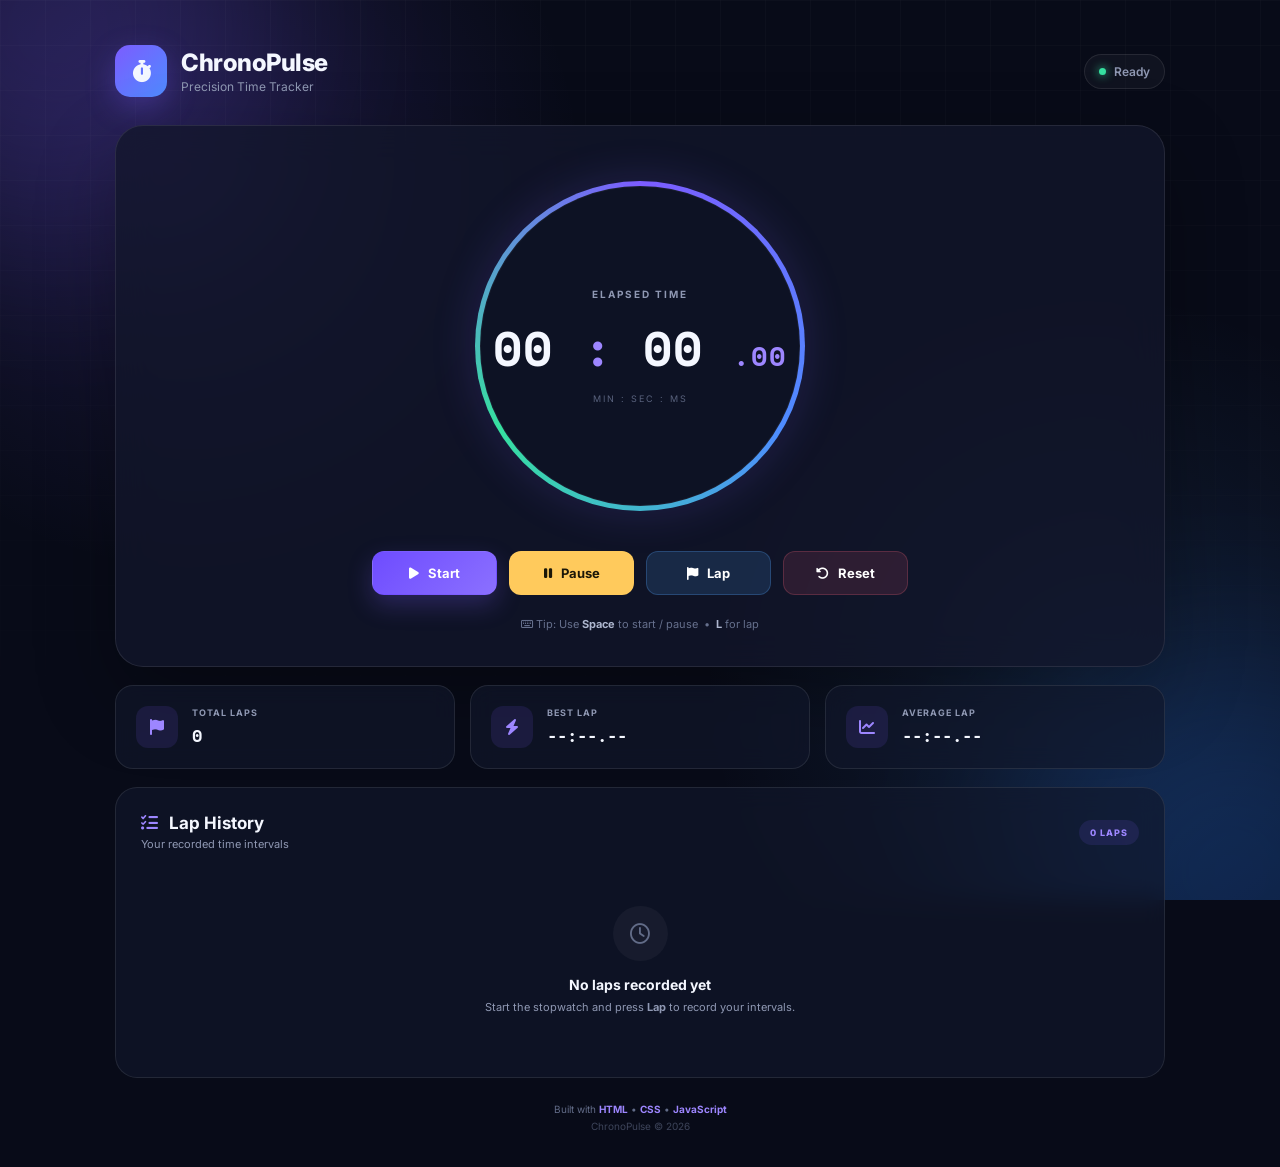
<file: index.html>
<!DOCTYPE html>
<html lang="en">
<head>
    <meta charset="UTF-8">
    <meta name="viewport" content="width=device-width, initial-scale=1.0">

    <title>ChronoPulse | Precision Stopwatch</title>

    <!-- Google Fonts -->
    <link rel="preconnect" href="https://fonts.googleapis.com">
    <link rel="preconnect" href="https://fonts.gstatic.com" crossorigin>
    <link href="https://fonts.googleapis.com/css2?family=Inter:wght@400;500;600;700;800&family=Space+Mono:wght@400;700&display=swap" rel="stylesheet">

    <!-- Font Awesome Icons -->
    <link rel="stylesheet" href="https://cdnjs.cloudflare.com/ajax/libs/font-awesome/6.5.2/css/all.min.css">

    <!-- CSS -->
    <link rel="stylesheet" href="style.css">
</head>

<body>

    <!-- Animated Background -->
    <div class="background">
        <div class="glow glow-one"></div>
        <div class="glow glow-two"></div>
        <div class="grid"></div>
    </div>


    <!-- Main Application -->
    <main class="app-container">

        <!-- Header -->
        <header class="app-header">
            <div class="brand">
                <div class="brand-icon">
                    <i class="fa-solid fa-stopwatch"></i>
                </div>

                <div>
                    <h1>ChronoPulse</h1>
                    <p>Precision Time Tracker</p>
                </div>
            </div>

            <div class="status">
                <span class="status-dot"></span>
                <span id="statusText">Ready</span>
            </div>
        </header>


        <!-- Stopwatch Card -->
        <section class="stopwatch-card">

            <div class="timer-ring">

                <div class="ring-inner">

                    <span class="timer-label">ELAPSED TIME</span>

                    <div class="time-display">
                        <span id="minutes">00</span>
                        <span class="colon">:</span>
                        <span id="seconds">00</span>
                        <span class="milliseconds">.<span id="milliseconds">00</span></span>
                    </div>

                    <span class="timer-subtitle">MIN : SEC : MS</span>

                </div>

            </div>


            <!-- Main Controls -->
            <div class="controls">

                <button id="startBtn" class="control-btn start-btn">
                    <i class="fa-solid fa-play"></i>
                    <span>Start</span>
                </button>

                <button id="pauseBtn" class="control-btn pause-btn">
                    <i class="fa-solid fa-pause"></i>
                    <span>Pause</span>
                </button>

                <button id="lapBtn" class="control-btn lap-btn">
                    <i class="fa-solid fa-flag"></i>
                    <span>Lap</span>
                </button>

                <button id="resetBtn" class="control-btn reset-btn">
                    <i class="fa-solid fa-rotate-left"></i>
                    <span>Reset</span>
                </button>

            </div>


            <!-- Keyboard Hint -->
            <p class="keyboard-hint">
                <i class="fa-regular fa-keyboard"></i>
                Tip: Use <strong>Space</strong> to start / pause
                &nbsp;•&nbsp;
                <strong>L</strong> for lap
            </p>

        </section>


        <!-- Statistics -->
        <section class="stats-grid">

            <div class="stat-card">
                <div class="stat-icon">
                    <i class="fa-solid fa-flag"></i>
                </div>

                <div>
                    <span class="stat-label">TOTAL LAPS</span>
                    <strong id="lapCount">0</strong>
                </div>
            </div>


            <div class="stat-card">
                <div class="stat-icon">
                    <i class="fa-solid fa-bolt"></i>
                </div>

                <div>
                    <span class="stat-label">BEST LAP</span>
                    <strong id="bestLap">--:--.--</strong>
                </div>
            </div>


            <div class="stat-card">
                <div class="stat-icon">
                    <i class="fa-solid fa-chart-line"></i>
                </div>

                <div>
                    <span class="stat-label">AVERAGE LAP</span>
                    <strong id="averageLap">--:--.--</strong>
                </div>
            </div>

        </section>


        <!-- Lap History -->
        <section class="laps-card">

            <div class="laps-header">

                <div>
                    <h2>
                        <i class="fa-solid fa-list-check"></i>
                        Lap History
                    </h2>

                    <p>Your recorded time intervals</p>
                </div>

                <span id="lapBadge">0 LAPS</span>

            </div>


            <!-- Empty State -->
            <div id="emptyState" class="empty-state">

                <div class="empty-icon">
                    <i class="fa-regular fa-clock"></i>
                </div>

                <h3>No laps recorded yet</h3>

                <p>
                    Start the stopwatch and press
                    <strong>Lap</strong> to record your intervals.
                </p>

            </div>


            <!-- Lap List -->
            <ul id="lapList" class="lap-list"></ul>

        </section>


        <!-- Footer -->
        <footer>
            <p>
                Built with
                <span>HTML</span>
                •
                <span>CSS</span>
                •
                <span>JavaScript</span>
            </p>

            <p class="footer-note">
                ChronoPulse © 2026
            </p>
        </footer>

    </main>


    <!-- JavaScript -->
    <script src="script.js"></script>

</body>
</html>
</file>
<file: style.css>
/* ================================
   GLOBAL RESET
================================ */

* {
    margin: 0;
    padding: 0;
    box-sizing: border-box;
}

:root {
    --bg-dark: #080b18;
    --card-bg: rgba(18, 23, 43, 0.78);
    --border: rgba(255, 255, 255, 0.09);
    --text-main: #f4f7ff;
    --text-muted: #8f98b3;
    --accent: #7c5cff;
    --accent-light: #9d86ff;
    --success: #36e0a0;
    --warning: #ffca5c;
    --danger: #ff647c;
    --blue: #54a8ff;
}

html {
    scroll-behavior: smooth;
}

body {
    font-family: "Inter", sans-serif;
    min-height: 100vh;
    background: var(--bg-dark);
    color: var(--text-main);
    overflow-x: hidden;
}


/* ================================
   ANIMATED BACKGROUND
================================ */

.background {
    position: fixed;
    inset: 0;
    overflow: hidden;
    z-index: -1;
    background:
        radial-gradient(circle at 15% 20%, rgba(124, 92, 255, 0.16), transparent 30%),
        radial-gradient(circle at 85% 75%, rgba(84, 168, 255, 0.12), transparent 30%),
        var(--bg-dark);
}

.glow {
    position: absolute;
    width: 420px;
    height: 420px;
    border-radius: 50%;
    filter: blur(100px);
    opacity: 0.22;
    animation: floatGlow 8s ease-in-out infinite alternate;
}

.glow-one {
    background: #7c5cff;
    top: -180px;
    left: -150px;
}

.glow-two {
    background: #247cff;
    right: -160px;
    bottom: -180px;
    animation-delay: 2s;
}

@keyframes floatGlow {
    from {
        transform: translate(0, 0);
    }

    to {
        transform: translate(50px, 30px);
    }
}

.grid {
    position: absolute;
    inset: 0;
    opacity: 0.07;

    background-image:
        linear-gradient(rgba(255, 255, 255, 0.3) 1px, transparent 1px),
        linear-gradient(90deg, rgba(255, 255, 255, 0.3) 1px, transparent 1px);

    background-size: 45px 45px;

    mask-image: linear-gradient(to bottom, black, transparent 90%);
}


/* ================================
   MAIN CONTAINER
================================ */

.app-container {
    width: min(1050px, calc(100% - 40px));
    margin: 0 auto;
    padding: 45px 0 30px;
}


/* ================================
   HEADER
================================ */

.app-header {
    display: flex;
    align-items: center;
    justify-content: space-between;
    margin-bottom: 28px;
}

.brand {
    display: flex;
    align-items: center;
    gap: 14px;
}

.brand-icon {
    width: 52px;
    height: 52px;

    display: flex;
    align-items: center;
    justify-content: center;

    border-radius: 15px;

    background: linear-gradient(
        135deg,
        var(--accent),
        #4e8cff
    );

    box-shadow:
        0 10px 30px rgba(124, 92, 255, 0.3);

    font-size: 22px;
}

.brand h1 {
    font-size: 24px;
    font-weight: 800;
    letter-spacing: -0.5px;
}

.brand p {
    color: var(--text-muted);
    font-size: 12px;
    margin-top: 2px;
}

.status {
    display: flex;
    align-items: center;
    gap: 8px;

    padding: 9px 14px;

    border: 1px solid var(--border);
    border-radius: 50px;

    background: rgba(255, 255, 255, 0.035);

    color: var(--text-muted);
    font-size: 12px;
    font-weight: 600;
}

.status-dot {
    width: 7px;
    height: 7px;
    border-radius: 50%;
    background: var(--success);

    box-shadow: 0 0 10px var(--success);
}


/* ================================
   STOPWATCH CARD
================================ */

.stopwatch-card {
    position: relative;

    padding: 55px 30px 35px;

    border: 1px solid var(--border);
    border-radius: 28px;

    background: var(--card-bg);

    backdrop-filter: blur(18px);
    -webkit-backdrop-filter: blur(18px);

    box-shadow:
        0 30px 80px rgba(0, 0, 0, 0.3);

    text-align: center;
}


/* ================================
   TIMER RING
================================ */

.timer-ring {
    width: 330px;
    height: 330px;

    margin: 0 auto 40px;

    display: flex;
    align-items: center;
    justify-content: center;

    border-radius: 50%;

    background:
        conic-gradient(
            var(--accent),
            #4e8cff,
            #36e0a0,
            var(--accent)
        );

    padding: 5px;

    box-shadow:
        0 0 45px rgba(124, 92, 255, 0.18);

    animation: ringGlow 4s ease-in-out infinite alternate;
}

@keyframes ringGlow {
    from {
        box-shadow:
            0 0 30px rgba(124, 92, 255, 0.15);
    }

    to {
        box-shadow:
            0 0 55px rgba(124, 92, 255, 0.32);
    }
}

.ring-inner {
    width: 100%;
    height: 100%;

    border-radius: 50%;

    background: #0d1224;

    display: flex;
    flex-direction: column;
    align-items: center;
    justify-content: center;

    border: 1px solid rgba(255, 255, 255, 0.05);
}

.timer-label {
    color: var(--text-muted);
    font-size: 10px;
    letter-spacing: 2px;
    font-weight: 700;
    margin-bottom: 12px;
}

.time-display {
    font-family: "Space Mono", monospace;

    font-size: 48px;
    font-weight: 700;

    letter-spacing: 1px;

    font-variant-numeric: tabular-nums;
}

.colon {
    color: var(--accent-light);
}

.milliseconds {
    color: var(--accent-light);
    font-size: 27px;
}

.timer-subtitle {
    color: #59627d;
    font-size: 9px;
    letter-spacing: 2px;
    margin-top: 10px;
}


/* ================================
   CONTROL BUTTONS
================================ */

.controls {
    display: flex;
    justify-content: center;
    flex-wrap: wrap;
    gap: 12px;
}

.control-btn {
    min-width: 125px;

    display: flex;
    align-items: center;
    justify-content: center;

    gap: 9px;

    padding: 13px 18px;

    border: 1px solid transparent;
    border-radius: 12px;

    font-family: inherit;
    font-size: 13px;
    font-weight: 700;

    cursor: pointer;

    transition:
        transform 0.25s ease,
        box-shadow 0.25s ease,
        background 0.25s ease;
}

.control-btn:hover {
    transform: translateY(-3px);
}

.control-btn:active {
    transform: scale(0.96);
}

.start-btn {
    color: white;
    background: linear-gradient(135deg, #6e4cff, #8b70ff);

    box-shadow:
        0 10px 25px rgba(124, 92, 255, 0.25);
}

.start-btn:hover {
    box-shadow:
        0 15px 30px rgba(124, 92, 255, 0.38);
}

.pause-btn {
    color: #1b1708;
    background: var(--warning);
}

.lap-btn {
    color: white;
    background: rgba(84, 168, 255, 0.15);
    border-color: rgba(84, 168, 255, 0.25);
}

.lap-btn:hover {
    background: rgba(84, 168, 255, 0.25);
}

.reset-btn {
    color: white;
    background: rgba(255, 100, 124, 0.12);
    border-color: rgba(255, 100, 124, 0.22);
}

.reset-btn:hover {
    background: rgba(255, 100, 124, 0.22);
}


/* ================================
   KEYBOARD HINT
================================ */

.keyboard-hint {
    margin-top: 22px;

    color: #66708d;

    font-size: 11px;
}

.keyboard-hint strong {
    color: #aeb7cf;
}


/* ================================
   STATISTICS
================================ */

.stats-grid {
    display: grid;

    grid-template-columns:
        repeat(3, 1fr);

    gap: 15px;

    margin-top: 18px;
}

.stat-card {
    display: flex;
    align-items: center;

    gap: 14px;

    padding: 20px;

    border: 1px solid var(--border);
    border-radius: 18px;

    background: rgba(18, 23, 43, 0.65);

    backdrop-filter: blur(12px);

    transition: transform 0.25s ease;
}

.stat-card:hover {
    transform: translateY(-3px);
}

.stat-icon {
    width: 42px;
    height: 42px;

    flex-shrink: 0;

    display: flex;
    align-items: center;
    justify-content: center;

    border-radius: 12px;

    background: rgba(124, 92, 255, 0.12);

    color: var(--accent-light);
}

.stat-label {
    display: block;

    color: var(--text-muted);

    font-size: 9px;
    font-weight: 700;

    letter-spacing: 1px;

    margin-bottom: 5px;
}

.stat-card strong {
    font-family: "Space Mono", monospace;

    font-size: 17px;
}


/* ================================
   LAPS CARD
================================ */

.laps-card {
    margin-top: 18px;

    padding: 25px;

    border: 1px solid var(--border);
    border-radius: 22px;

    background: rgba(18, 23, 43, 0.65);

    backdrop-filter: blur(12px);
}

.laps-header {
    display: flex;
    justify-content: space-between;
    align-items: center;

    margin-bottom: 20px;
}

.laps-header h2 {
    font-size: 17px;
}

.laps-header h2 i {
    color: var(--accent-light);
    margin-right: 7px;
}

.laps-header p {
    color: var(--text-muted);
    font-size: 11px;
    margin-top: 4px;
}

#lapBadge {
    padding: 7px 11px;

    border-radius: 50px;

    background: rgba(124, 92, 255, 0.12);

    color: var(--accent-light);

    font-size: 9px;
    font-weight: 800;

    letter-spacing: 1px;
}


/* ================================
   EMPTY STATE
================================ */

.empty-state {
    text-align: center;

    padding: 35px 20px;
}

.empty-icon {
    width: 55px;
    height: 55px;

    margin: 0 auto 15px;

    display: flex;
    align-items: center;
    justify-content: center;

    border-radius: 50%;

    background: rgba(255, 255, 255, 0.04);

    color: #626c88;

    font-size: 20px;
}

.empty-state h3 {
    font-size: 14px;
    margin-bottom: 6px;
}

.empty-state p {
    color: var(--text-muted);
    font-size: 11px;
    line-height: 1.6;
}


/* ================================
   LAP LIST
================================ */

.lap-list {
    list-style: none;

    max-height: 300px;

    overflow-y: auto;
}

.lap-list::-webkit-scrollbar {
    width: 5px;
}

.lap-list::-webkit-scrollbar-thumb {
    background: #303852;
    border-radius: 10px;
}

.lap-item {
    display: grid;

    grid-template-columns:
        60px 1fr 100px;

    align-items: center;

    padding: 14px 15px;

    margin-bottom: 8px;

    border: 1px solid rgba(255, 255, 255, 0.05);

    border-radius: 12px;

    background: rgba(255, 255, 255, 0.025);

    animation: lapAppear 0.35s ease;
}

@keyframes lapAppear {
    from {
        opacity: 0;
        transform: translateY(-8px);
    }

    to {
        opacity: 1;
        transform: translateY(0);
    }
}

.lap-number {
    color: var(--accent-light);

    font-size: 11px;
    font-weight: 800;
}

.lap-indicator {
    height: 5px;

    margin-right: 20px;

    border-radius: 10px;

    background: linear-gradient(
        90deg,
        var(--accent),
        var(--blue)
    );
}

.lap-time {
    font-family: "Space Mono", monospace;

    text-align: right;

    font-size: 12px;
}


/* ================================
   FOOTER
================================ */

footer {
    text-align: center;

    padding: 25px 0 5px;

    color: #626c88;

    font-size: 10px;
}

footer span {
    color: var(--accent-light);
    font-weight: 700;
}

.footer-note {
    margin-top: 5px;
    opacity: 0.6;
}


/* ================================
   RESPONSIVE DESIGN
================================ */

@media (max-width: 700px) {

    .app-container {
        width: min(100% - 25px, 550px);
        padding-top: 25px;
    }

    .app-header {
        align-items: flex-start;
    }

    .status {
        display: none;
    }

    .brand h1 {
        font-size: 21px;
    }

    .timer-ring {
        width: 280px;
        height: 280px;
    }

    .time-display {
        font-size: 39px;
    }

    .milliseconds {
        font-size: 23px;
    }

    .stats-grid {
        grid-template-columns: 1fr;
    }

    .stat-card {
        padding: 16px;
    }
}


@media (max-width: 450px) {

    .stopwatch-card {
        padding: 40px 15px 28px;
    }

    .timer-ring {
        width: 245px;
        height: 245px;
    }

    .time-display {
        font-size: 32px;
    }

    .milliseconds {
        font-size: 19px;
    }

    .control-btn {
        min-width: 105px;
        padding: 11px 14px;
    }

    .laps-card {
        padding: 18px 14px;
    }

    .lap-item {
        grid-template-columns:
            50px 1fr 90px;
    }
}
</file>
<file: Stopwatch Web Application/style.css>
/* ================================
   GLOBAL RESET
================================ */

* {
    margin: 0;
    padding: 0;
    box-sizing: border-box;
}

:root {
    --bg-dark: #080b18;
    --card-bg: rgba(18, 23, 43, 0.78);
    --border: rgba(255, 255, 255, 0.09);
    --text-main: #f4f7ff;
    --text-muted: #8f98b3;
    --accent: #7c5cff;
    --accent-light: #9d86ff;
    --success: #36e0a0;
    --warning: #ffca5c;
    --danger: #ff647c;
    --blue: #54a8ff;
}

html {
    scroll-behavior: smooth;
}

body {
    font-family: "Inter", sans-serif;
    min-height: 100vh;
    background: var(--bg-dark);
    color: var(--text-main);
    overflow-x: hidden;
}


/* ================================
   ANIMATED BACKGROUND
================================ */

.background {
    position: fixed;
    inset: 0;
    overflow: hidden;
    z-index: -1;
    background:
        radial-gradient(circle at 15% 20%, rgba(124, 92, 255, 0.16), transparent 30%),
        radial-gradient(circle at 85% 75%, rgba(84, 168, 255, 0.12), transparent 30%),
        var(--bg-dark);
}

.glow {
    position: absolute;
    width: 420px;
    height: 420px;
    border-radius: 50%;
    filter: blur(100px);
    opacity: 0.22;
    animation: floatGlow 8s ease-in-out infinite alternate;
}

.glow-one {
    background: #7c5cff;
    top: -180px;
    left: -150px;
}

.glow-two {
    background: #247cff;
    right: -160px;
    bottom: -180px;
    animation-delay: 2s;
}

@keyframes floatGlow {
    from {
        transform: translate(0, 0);
    }

    to {
        transform: translate(50px, 30px);
    }
}

.grid {
    position: absolute;
    inset: 0;
    opacity: 0.07;

    background-image:
        linear-gradient(rgba(255, 255, 255, 0.3) 1px, transparent 1px),
        linear-gradient(90deg, rgba(255, 255, 255, 0.3) 1px, transparent 1px);

    background-size: 45px 45px;

    mask-image: linear-gradient(to bottom, black, transparent 90%);
}


/* ================================
   MAIN CONTAINER
================================ */

.app-container {
    width: min(1050px, calc(100% - 40px));
    margin: 0 auto;
    padding: 45px 0 30px;
}


/* ================================
   HEADER
================================ */

.app-header {
    display: flex;
    align-items: center;
    justify-content: space-between;
    margin-bottom: 28px;
}

.brand {
    display: flex;
    align-items: center;
    gap: 14px;
}

.brand-icon {
    width: 52px;
    height: 52px;

    display: flex;
    align-items: center;
    justify-content: center;

    border-radius: 15px;

    background: linear-gradient(
        135deg,
        var(--accent),
        #4e8cff
    );

    box-shadow:
        0 10px 30px rgba(124, 92, 255, 0.3);

    font-size: 22px;
}

.brand h1 {
    font-size: 24px;
    font-weight: 800;
    letter-spacing: -0.5px;
}

.brand p {
    color: var(--text-muted);
    font-size: 12px;
    margin-top: 2px;
}

.status {
    display: flex;
    align-items: center;
    gap: 8px;

    padding: 9px 14px;

    border: 1px solid var(--border);
    border-radius: 50px;

    background: rgba(255, 255, 255, 0.035);

    color: var(--text-muted);
    font-size: 12px;
    font-weight: 600;
}

.status-dot {
    width: 7px;
    height: 7px;
    border-radius: 50%;
    background: var(--success);

    box-shadow: 0 0 10px var(--success);
}


/* ================================
   STOPWATCH CARD
================================ */

.stopwatch-card {
    position: relative;

    padding: 55px 30px 35px;

    border: 1px solid var(--border);
    border-radius: 28px;

    background: var(--card-bg);

    backdrop-filter: blur(18px);
    -webkit-backdrop-filter: blur(18px);

    box-shadow:
        0 30px 80px rgba(0, 0, 0, 0.3);

    text-align: center;
}


/* ================================
   TIMER RING
================================ */

.timer-ring {
    width: 330px;
    height: 330px;

    margin: 0 auto 40px;

    display: flex;
    align-items: center;
    justify-content: center;

    border-radius: 50%;

    background:
        conic-gradient(
            var(--accent),
            #4e8cff,
            #36e0a0,
            var(--accent)
        );

    padding: 5px;

    box-shadow:
        0 0 45px rgba(124, 92, 255, 0.18);

    animation: ringGlow 4s ease-in-out infinite alternate;
}

@keyframes ringGlow {
    from {
        box-shadow:
            0 0 30px rgba(124, 92, 255, 0.15);
    }

    to {
        box-shadow:
            0 0 55px rgba(124, 92, 255, 0.32);
    }
}

.ring-inner {
    width: 100%;
    height: 100%;

    border-radius: 50%;

    background: #0d1224;

    display: flex;
    flex-direction: column;
    align-items: center;
    justify-content: center;

    border: 1px solid rgba(255, 255, 255, 0.05);
}

.timer-label {
    color: var(--text-muted);
    font-size: 10px;
    letter-spacing: 2px;
    font-weight: 700;
    margin-bottom: 12px;
}

.time-display {
    font-family: "Space Mono", monospace;

    font-size: 48px;
    font-weight: 700;

    letter-spacing: 1px;

    font-variant-numeric: tabular-nums;
}

.colon {
    color: var(--accent-light);
}

.milliseconds {
    color: var(--accent-light);
    font-size: 27px;
}

.timer-subtitle {
    color: #59627d;
    font-size: 9px;
    letter-spacing: 2px;
    margin-top: 10px;
}


/* ================================
   CONTROL BUTTONS
================================ */

.controls {
    display: flex;
    justify-content: center;
    flex-wrap: wrap;
    gap: 12px;
}

.control-btn {
    min-width: 125px;

    display: flex;
    align-items: center;
    justify-content: center;

    gap: 9px;

    padding: 13px 18px;

    border: 1px solid transparent;
    border-radius: 12px;

    font-family: inherit;
    font-size: 13px;
    font-weight: 700;

    cursor: pointer;

    transition:
        transform 0.25s ease,
        box-shadow 0.25s ease,
        background 0.25s ease;
}

.control-btn:hover {
    transform: translateY(-3px);
}

.control-btn:active {
    transform: scale(0.96);
}

.start-btn {
    color: white;
    background: linear-gradient(135deg, #6e4cff, #8b70ff);

    box-shadow:
        0 10px 25px rgba(124, 92, 255, 0.25);
}

.start-btn:hover {
    box-shadow:
        0 15px 30px rgba(124, 92, 255, 0.38);
}

.pause-btn {
    color: #1b1708;
    background: var(--warning);
}

.lap-btn {
    color: white;
    background: rgba(84, 168, 255, 0.15);
    border-color: rgba(84, 168, 255, 0.25);
}

.lap-btn:hover {
    background: rgba(84, 168, 255, 0.25);
}

.reset-btn {
    color: white;
    background: rgba(255, 100, 124, 0.12);
    border-color: rgba(255, 100, 124, 0.22);
}

.reset-btn:hover {
    background: rgba(255, 100, 124, 0.22);
}


/* ================================
   KEYBOARD HINT
================================ */

.keyboard-hint {
    margin-top: 22px;

    color: #66708d;

    font-size: 11px;
}

.keyboard-hint strong {
    color: #aeb7cf;
}


/* ================================
   STATISTICS
================================ */

.stats-grid {
    display: grid;

    grid-template-columns:
        repeat(3, 1fr);

    gap: 15px;

    margin-top: 18px;
}

.stat-card {
    display: flex;
    align-items: center;

    gap: 14px;

    padding: 20px;

    border: 1px solid var(--border);
    border-radius: 18px;

    background: rgba(18, 23, 43, 0.65);

    backdrop-filter: blur(12px);

    transition: transform 0.25s ease;
}

.stat-card:hover {
    transform: translateY(-3px);
}

.stat-icon {
    width: 42px;
    height: 42px;

    flex-shrink: 0;

    display: flex;
    align-items: center;
    justify-content: center;

    border-radius: 12px;

    background: rgba(124, 92, 255, 0.12);

    color: var(--accent-light);
}

.stat-label {
    display: block;

    color: var(--text-muted);

    font-size: 9px;
    font-weight: 700;

    letter-spacing: 1px;

    margin-bottom: 5px;
}

.stat-card strong {
    font-family: "Space Mono", monospace;

    font-size: 17px;
}


/* ================================
   LAPS CARD
================================ */

.laps-card {
    margin-top: 18px;

    padding: 25px;

    border: 1px solid var(--border);
    border-radius: 22px;

    background: rgba(18, 23, 43, 0.65);

    backdrop-filter: blur(12px);
}

.laps-header {
    display: flex;
    justify-content: space-between;
    align-items: center;

    margin-bottom: 20px;
}

.laps-header h2 {
    font-size: 17px;
}

.laps-header h2 i {
    color: var(--accent-light);
    margin-right: 7px;
}

.laps-header p {
    color: var(--text-muted);
    font-size: 11px;
    margin-top: 4px;
}

#lapBadge {
    padding: 7px 11px;

    border-radius: 50px;

    background: rgba(124, 92, 255, 0.12);

    color: var(--accent-light);

    font-size: 9px;
    font-weight: 800;

    letter-spacing: 1px;
}


/* ================================
   EMPTY STATE
================================ */

.empty-state {
    text-align: center;

    padding: 35px 20px;
}

.empty-icon {
    width: 55px;
    height: 55px;

    margin: 0 auto 15px;

    display: flex;
    align-items: center;
    justify-content: center;

    border-radius: 50%;

    background: rgba(255, 255, 255, 0.04);

    color: #626c88;

    font-size: 20px;
}

.empty-state h3 {
    font-size: 14px;
    margin-bottom: 6px;
}

.empty-state p {
    color: var(--text-muted);
    font-size: 11px;
    line-height: 1.6;
}


/* ================================
   LAP LIST
================================ */

.lap-list {
    list-style: none;

    max-height: 300px;

    overflow-y: auto;
}

.lap-list::-webkit-scrollbar {
    width: 5px;
}

.lap-list::-webkit-scrollbar-thumb {
    background: #303852;
    border-radius: 10px;
}

.lap-item {
    display: grid;

    grid-template-columns:
        60px 1fr 100px;

    align-items: center;

    padding: 14px 15px;

    margin-bottom: 8px;

    border: 1px solid rgba(255, 255, 255, 0.05);

    border-radius: 12px;

    background: rgba(255, 255, 255, 0.025);

    animation: lapAppear 0.35s ease;
}

@keyframes lapAppear {
    from {
        opacity: 0;
        transform: translateY(-8px);
    }

    to {
        opacity: 1;
        transform: translateY(0);
    }
}

.lap-number {
    color: var(--accent-light);

    font-size: 11px;
    font-weight: 800;
}

.lap-indicator {
    height: 5px;

    margin-right: 20px;

    border-radius: 10px;

    background: linear-gradient(
        90deg,
        var(--accent),
        var(--blue)
    );
}

.lap-time {
    font-family: "Space Mono", monospace;

    text-align: right;

    font-size: 12px;
}


/* ================================
   FOOTER
================================ */

footer {
    text-align: center;

    padding: 25px 0 5px;

    color: #626c88;

    font-size: 10px;
}

footer span {
    color: var(--accent-light);
    font-weight: 700;
}

.footer-note {
    margin-top: 5px;
    opacity: 0.6;
}


/* ================================
   RESPONSIVE DESIGN
================================ */

@media (max-width: 700px) {

    .app-container {
        width: min(100% - 25px, 550px);
        padding-top: 25px;
    }

    .app-header {
        align-items: flex-start;
    }

    .status {
        display: none;
    }

    .brand h1 {
        font-size: 21px;
    }

    .timer-ring {
        width: 280px;
        height: 280px;
    }

    .time-display {
        font-size: 39px;
    }

    .milliseconds {
        font-size: 23px;
    }

    .stats-grid {
        grid-template-columns: 1fr;
    }

    .stat-card {
        padding: 16px;
    }
}


@media (max-width: 450px) {

    .stopwatch-card {
        padding: 40px 15px 28px;
    }

    .timer-ring {
        width: 245px;
        height: 245px;
    }

    .time-display {
        font-size: 32px;
    }

    .milliseconds {
        font-size: 19px;
    }

    .control-btn {
        min-width: 105px;
        padding: 11px 14px;
    }

    .laps-card {
        padding: 18px 14px;
    }

    .lap-item {
        grid-template-columns:
            50px 1fr 90px;
    }
}
</file>
